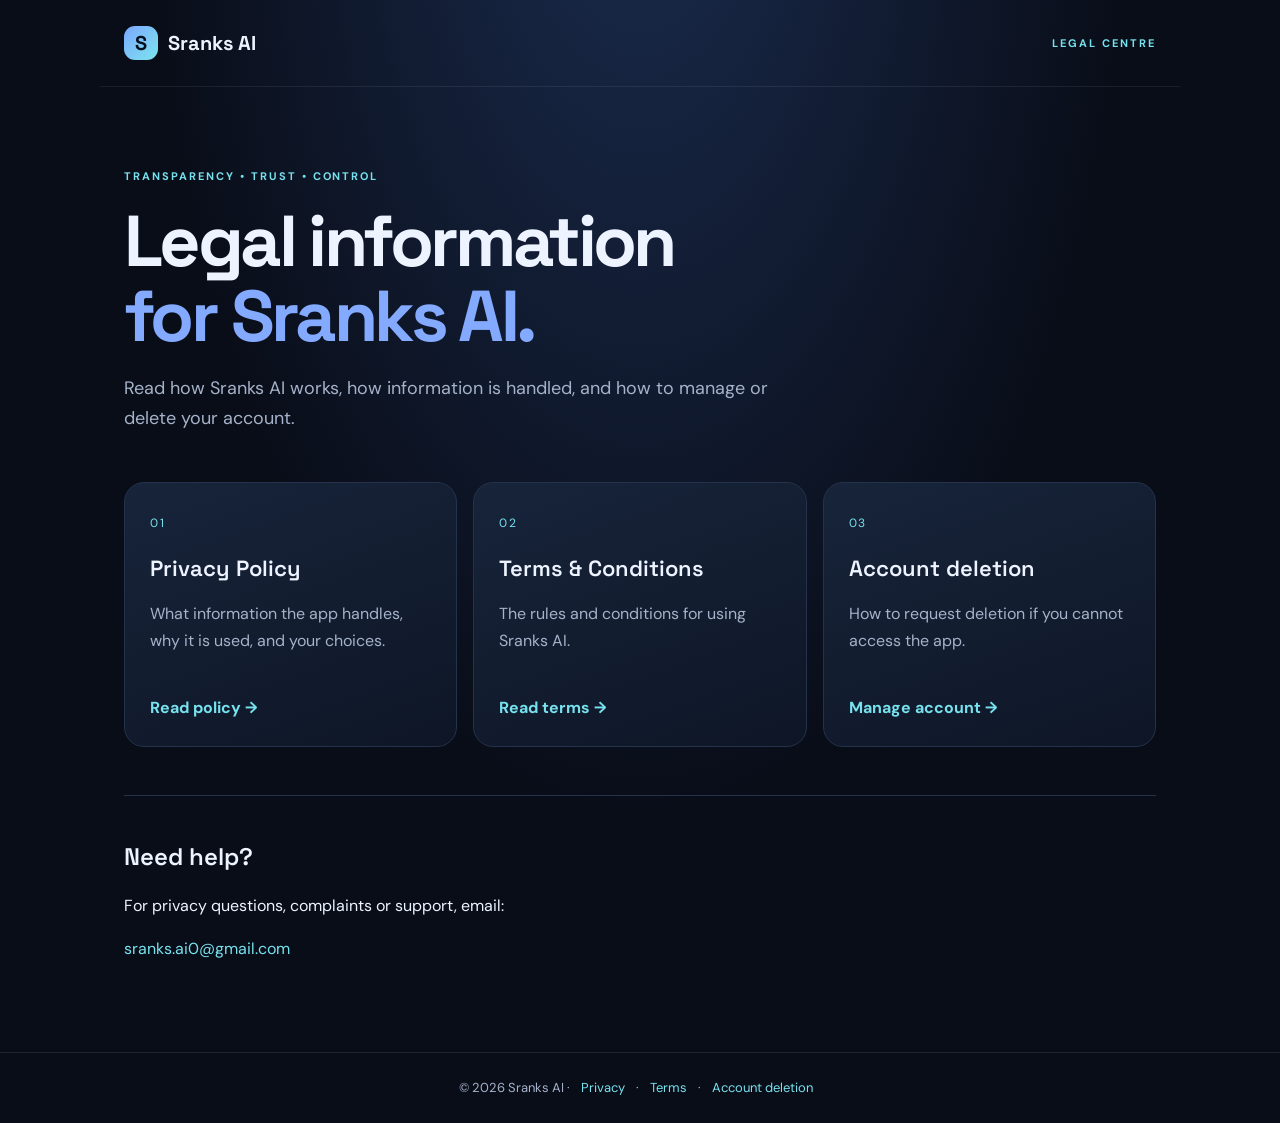
<file: index.html>
<!doctype html>
<html lang="en">
<head>
  <meta charset="utf-8">
  <meta name="viewport" content="width=device-width, initial-scale=1">
  <meta name="theme-color" content="#090d18">
  <meta name="description" content="Sranks AI legal information, privacy policy, terms and account deletion.">
  <title>Sranks AI — Legal</title>
  <link rel="stylesheet" href="style.css">
</head>

<body>
<header class="top">
  <a class="brand" href="index.html">
    <span class="logo">S</span> Sranks AI
  </a>
  <span class="tag">LEGAL CENTRE</span>
</header>

<main class="hero">
  <p class="eyebrow">TRANSPARENCY • TRUST • CONTROL</p>

  <h1>
    Legal information<br>
    <span>for Sranks AI.</span>
  </h1>

  <p class="intro">
    Read how Sranks AI works, how information is handled,
    and how to manage or delete your account.
  </p>

  <section class="cards">
    <a class="card" href="privacy.html">
      <span class="number">01</span>
      <h2>Privacy Policy</h2>
      <p>What information the app handles, why it is used, and your choices.</p>
      <b>Read policy →</b>
    </a>

    <a class="card" href="terms.html">
      <span class="number">02</span>
      <h2>Terms &amp; Conditions</h2>
      <p>The rules and conditions for using Sranks AI.</p>
      <b>Read terms →</b>
    </a>

    <a class="card" href="deletion.html">
      <span class="number">03</span>
      <h2>Account deletion</h2>
      <p>How to request deletion if you cannot access the app.</p>
      <b>Manage account →</b>
    </a>
  </section>

  <section class="contact">
    <h2>Need help?</h2>
    <p>For privacy questions, complaints or support, email:</p>
    <a href="mailto:sranks.ai0@gmail.com">sranks.ai0@gmail.com</a>
  </section>


</main>

<footer>
  © 2026 Sranks AI ·
  <a href="privacy.html">Privacy</a> ·
  <a href="terms.html">Terms</a> ·
  <a href="deletion.html">Account deletion</a>
</footer>

</body>
</html>
</file>
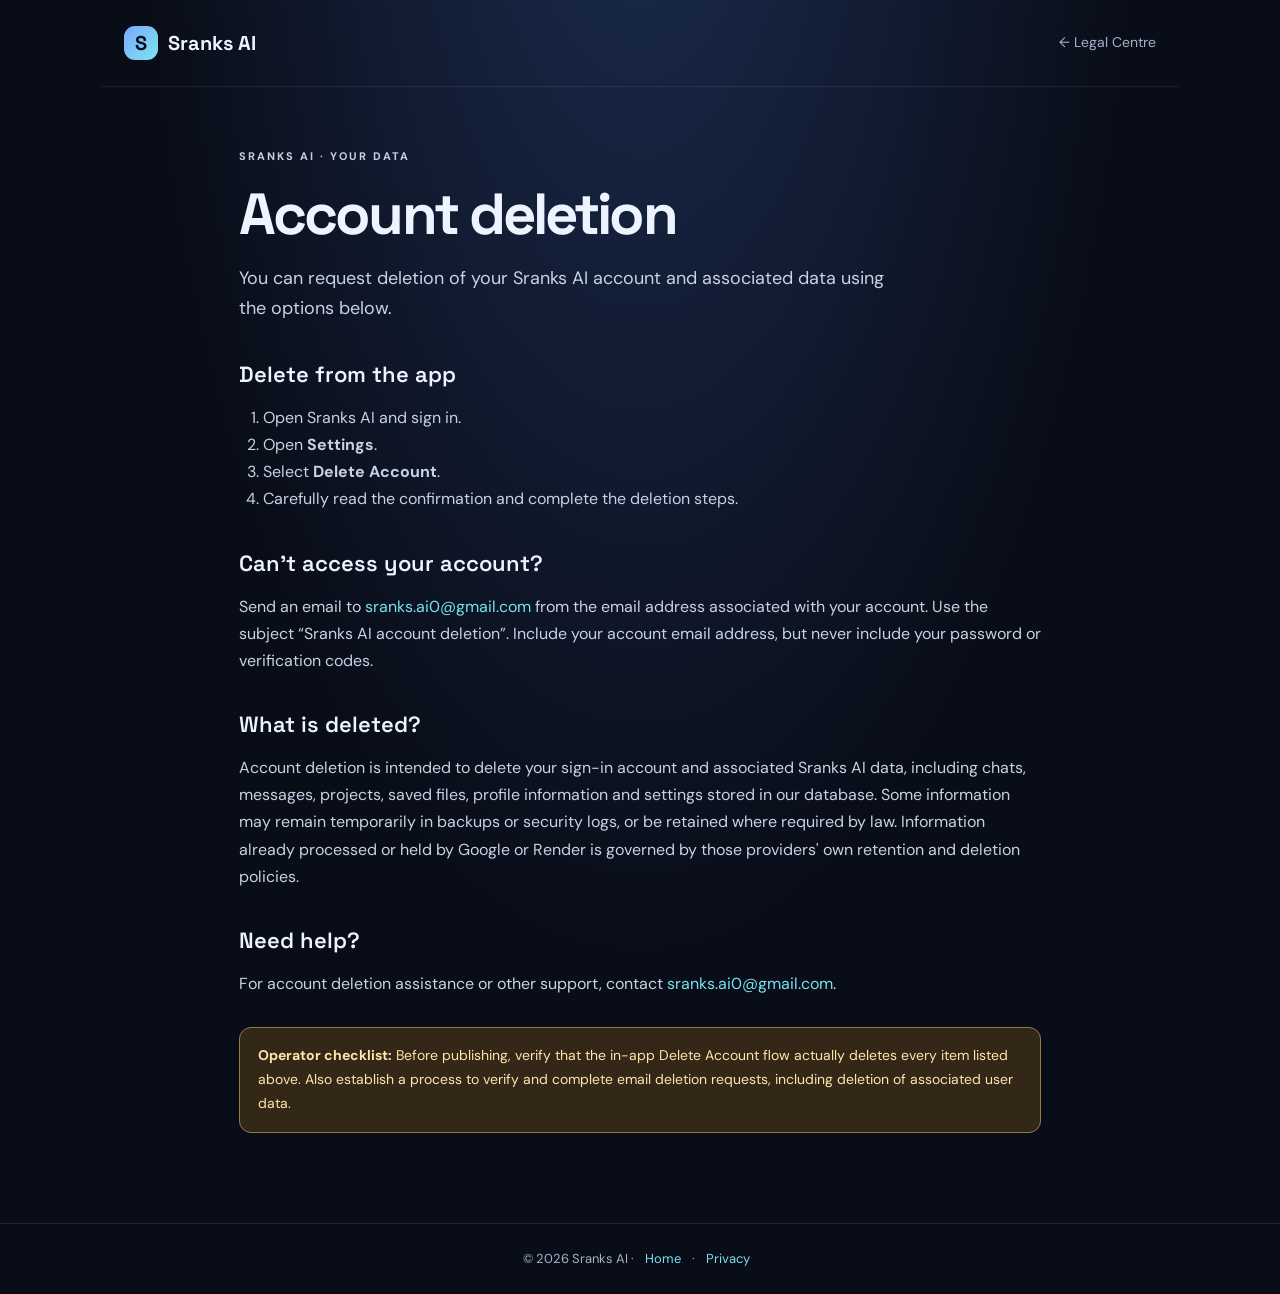
<file: deletion.html>
<!doctype html>
<html lang="en">
<head>
  <meta charset="utf-8">
  <meta name="viewport" content="width=device-width, initial-scale=1">
  <meta name="theme-color" content="#090d18">
  <title>Account deletion — Sranks AI</title>
  <link rel="stylesheet" href="style.css">
</head>

<body>
  <header class="top">
    <a class="brand" href="index.html">
      <span class="logo">S</span> Sranks AI
    </a>
    <a class="back" href="index.html">← Legal Centre</a>
  </header>

  <main class="doc">
    <p class="eyebrow">SRANKS AI · YOUR DATA</p>
    <h1>Account deletion</h1>

    <p class="intro">
      You can request deletion of your Sranks AI account and associated data
      using the options below.
    </p>

    <h2>Delete from the app</h2>
    <ol>
      <li>Open Sranks AI and sign in.</li>
      <li>Open <b>Settings</b>.</li>
      <li>Select <b>Delete Account</b>.</li>
      <li>Carefully read the confirmation and complete the deletion steps.</li>
    </ol>

    <h2>Can't access your account?</h2>
    <p>
      Send an email to
      <a href="mailto:sranks.ai0@gmail.com?subject=Sranks%20AI%20account%20deletion">
        sranks.ai0@gmail.com
      </a>
      from the email address associated with your account.
      Use the subject “Sranks AI account deletion”.
      Include your account email address, but never include your password
      or verification codes.
    </p>

    <h2>What is deleted?</h2>
    <p>
      Account deletion is intended to delete your sign-in account and
      associated Sranks AI data, including chats, messages, projects,
      saved files, profile information and settings stored in our database.
      Some information may remain temporarily in backups or security logs,
      or be retained where required by law. Information already processed
      or held by Google or Render is governed by those providers' own
      retention and deletion policies.
    </p>

    <h2>Need help?</h2>
    <p>
      For account deletion assistance or other support, contact
      <a href="mailto:sranks.ai0@gmail.com">sranks.ai0@gmail.com</a>.
    </p>

    <div class="draft">
      <strong>Operator checklist:</strong>
      Before publishing, verify that the in-app Delete Account flow actually
      deletes every item listed above. Also establish a process to verify
      and complete email deletion requests, including deletion of associated
      user data.
    </div>
  </main>

  <footer>
    © 2026 Sranks AI ·
    <a href="index.html">Home</a> ·
    <a href="privacy.html">Privacy</a>
  </footer>
</body>
</html>
</file>
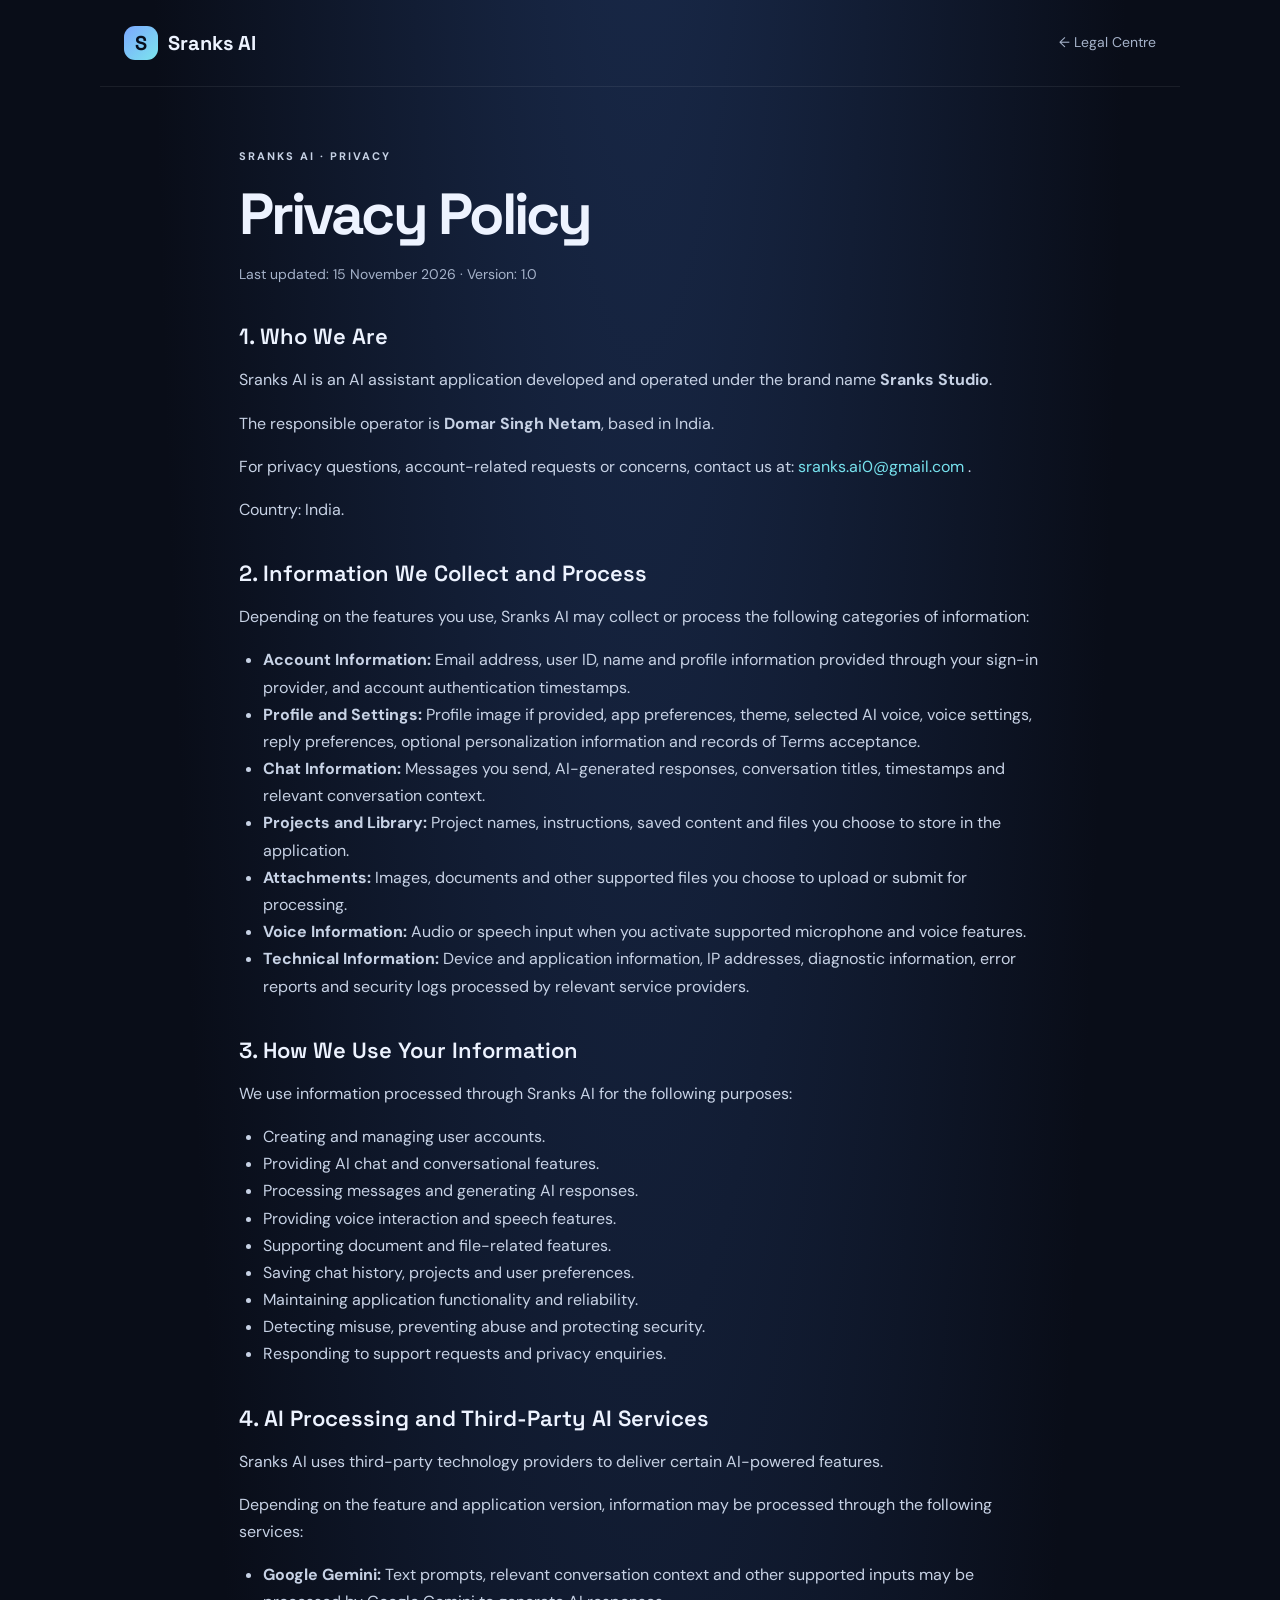
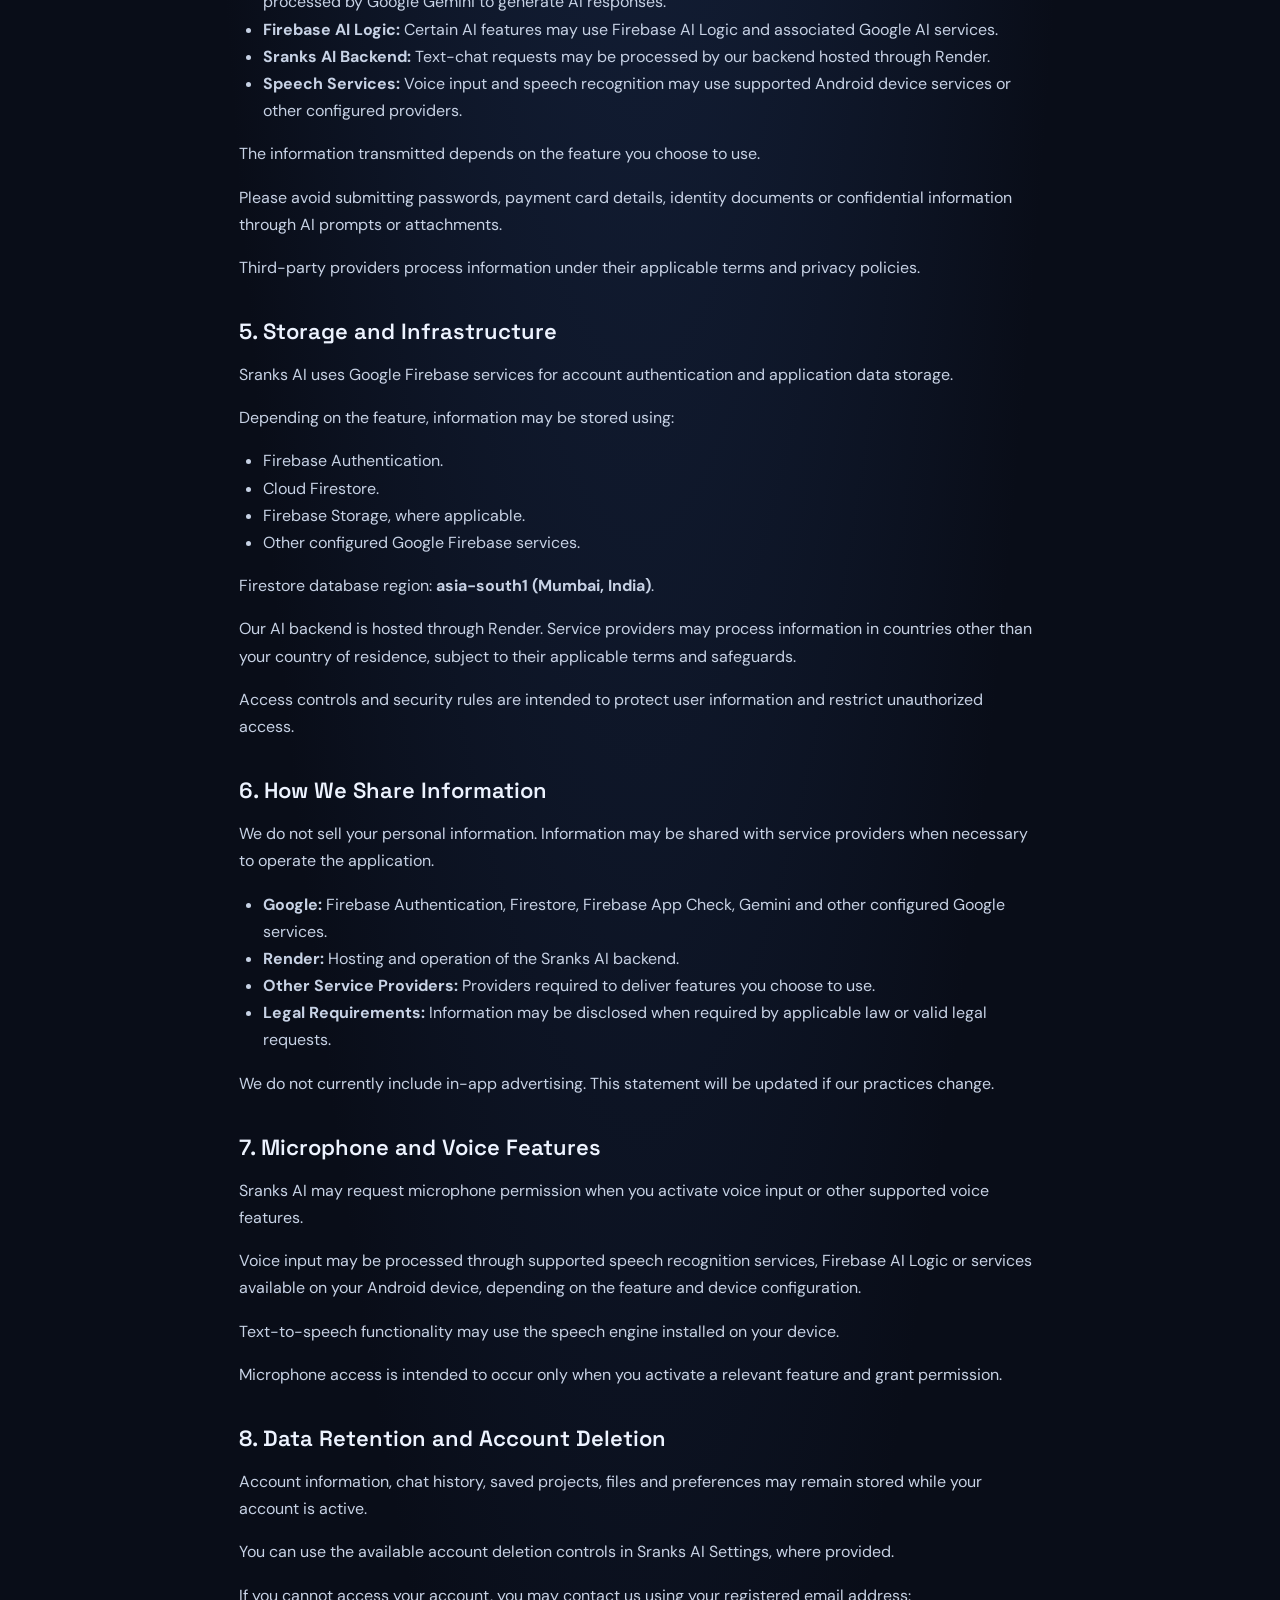
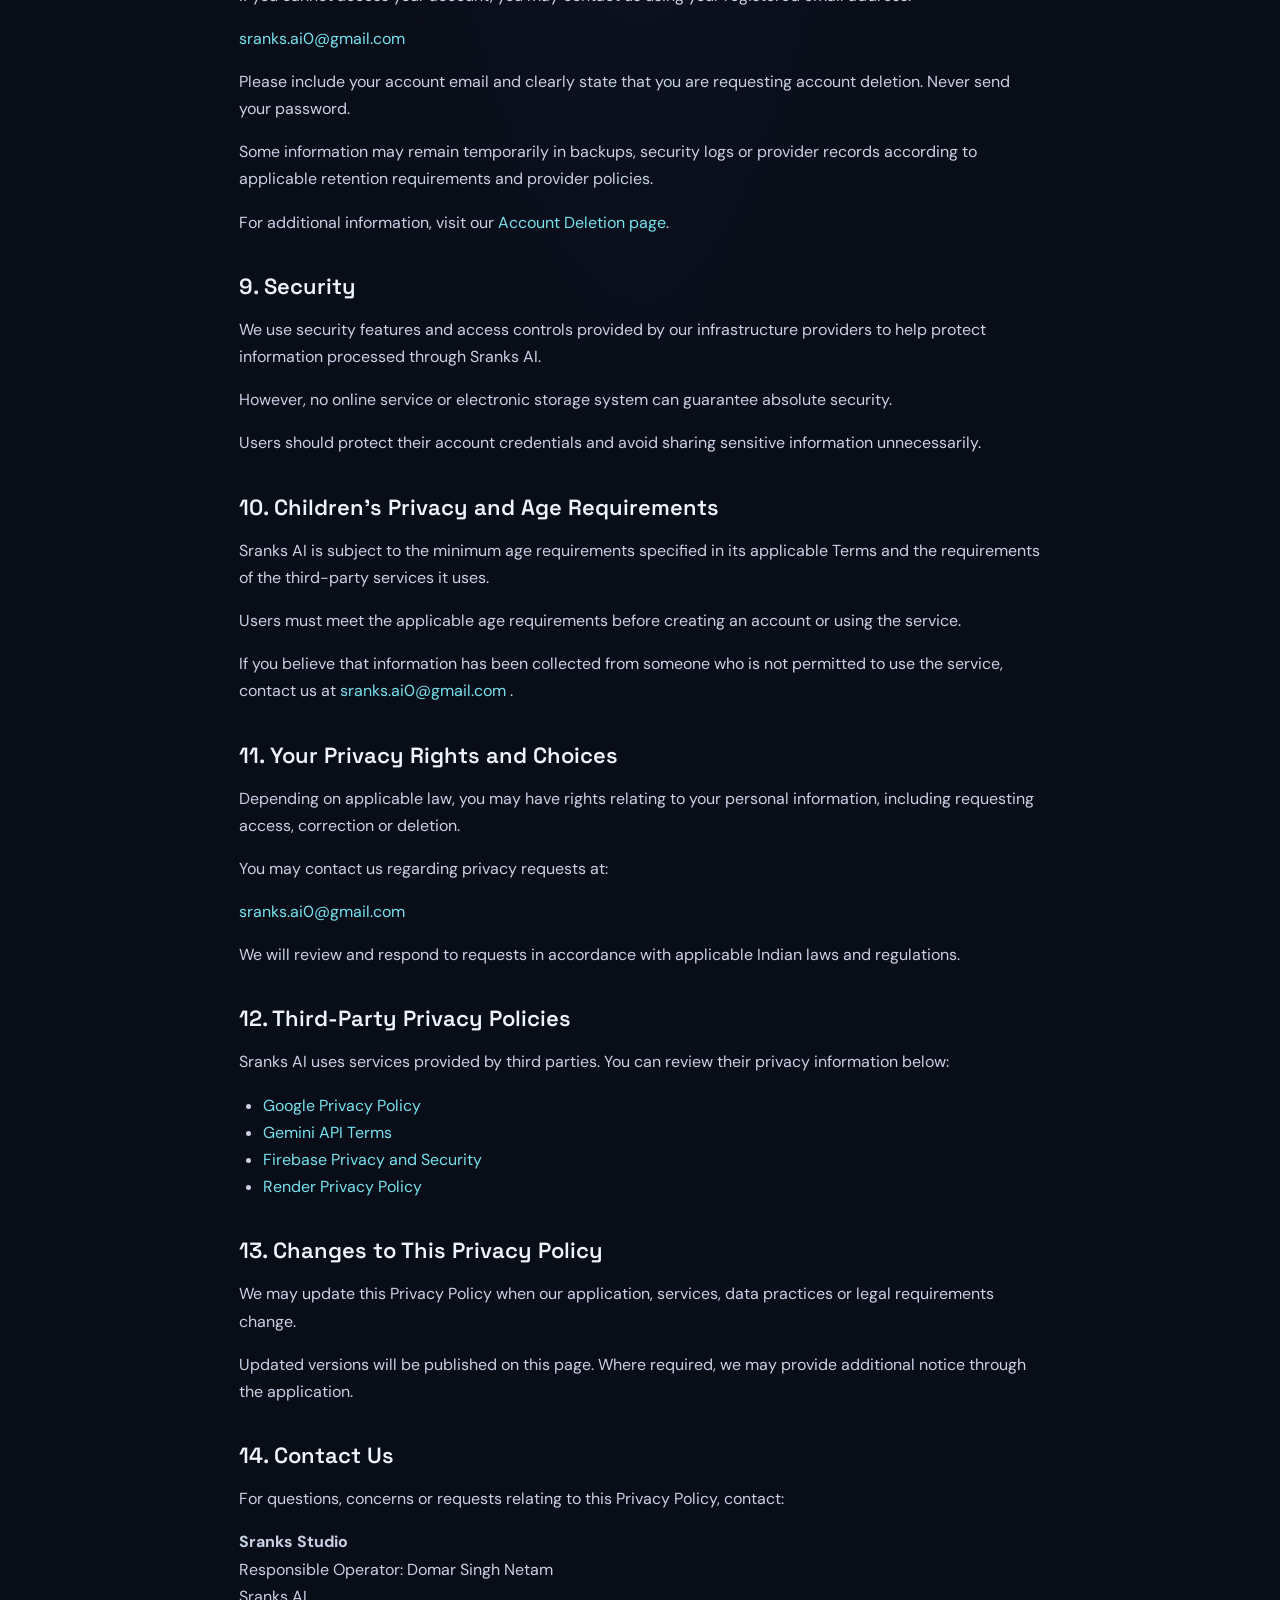
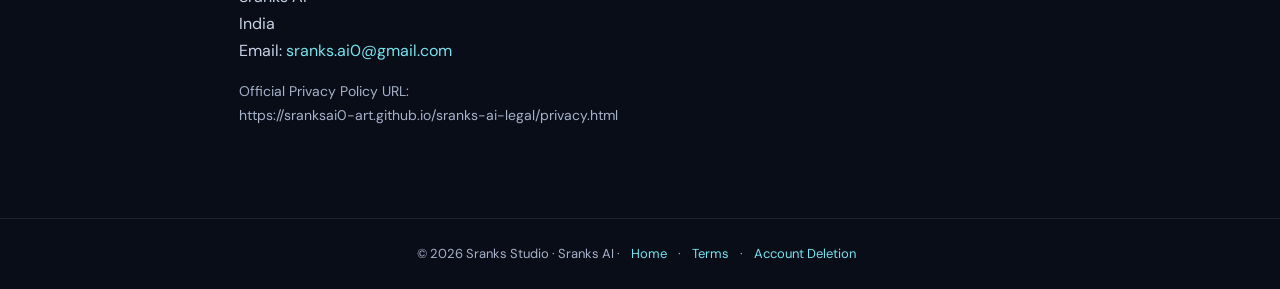
<file: privacy.html>
<!doctype html>
<html lang="en">

<head>
  <meta charset="utf-8">
  <meta name="viewport" content="width=device-width, initial-scale=1">
  <meta name="theme-color" content="#090d18">

  <meta name="description"
    content="Read the Sranks AI Privacy Policy to understand how Sranks Studio handles account information, chats, files, voice features and personal data.">

  <title>Privacy Policy — Sranks AI | Sranks Studio</title>

  <link rel="stylesheet" href="style.css">
</head>

<body>

<header class="top">
  <a class="brand" href="index.html">
    <span class="logo">S</span>
    Sranks AI
  </a>

  <a class="back" href="index.html">← Legal Centre</a>
</header>

<main class="doc">

  <p class="eyebrow">SRANKS AI · PRIVACY</p>

  <h1>Privacy Policy</h1>

  <p class="muted">
    Last updated: 15 November 2026 · Version: 1.0
  </p>

  <h2>1. Who We Are</h2>

  <p>
    Sranks AI is an AI assistant application developed and
    operated under the brand name <strong>Sranks Studio</strong>.
  </p>

  <p>
    The responsible operator is
    <strong>Domar Singh Netam</strong>, based in India.
  </p>

  <p>
    For privacy questions, account-related requests or concerns,
    contact us at:
    <a href="mailto:sranks.ai0@gmail.com">
      sranks.ai0@gmail.com
    </a>.
  </p>

  <p>Country: India.</p>


  <h2>2. Information We Collect and Process</h2>

  <p>
    Depending on the features you use, Sranks AI may collect
    or process the following categories of information:
  </p>

  <ul>

    <li>
      <b>Account Information:</b>
      Email address, user ID, name and profile information
      provided through your sign-in provider, and account
      authentication timestamps.
    </li>

    <li>
      <b>Profile and Settings:</b>
      Profile image if provided, app preferences, theme,
      selected AI voice, voice settings, reply preferences,
      optional personalization information and records
      of Terms acceptance.
    </li>

    <li>
      <b>Chat Information:</b>
      Messages you send, AI-generated responses, conversation
      titles, timestamps and relevant conversation context.
    </li>

    <li>
      <b>Projects and Library:</b>
      Project names, instructions, saved content and files
      you choose to store in the application.
    </li>

    <li>
      <b>Attachments:</b>
      Images, documents and other supported files you choose
      to upload or submit for processing.
    </li>

    <li>
      <b>Voice Information:</b>
      Audio or speech input when you activate supported
      microphone and voice features.
    </li>

    <li>
      <b>Technical Information:</b>
      Device and application information, IP addresses,
      diagnostic information, error reports and security
      logs processed by relevant service providers.
    </li>

  </ul>


  <h2>3. How We Use Your Information</h2>

  <p>
    We use information processed through Sranks AI for
    the following purposes:
  </p>

  <ul>
    <li>Creating and managing user accounts.</li>
    <li>Providing AI chat and conversational features.</li>
    <li>Processing messages and generating AI responses.</li>
    <li>Providing voice interaction and speech features.</li>
    <li>Supporting document and file-related features.</li>
    <li>Saving chat history, projects and user preferences.</li>
    <li>Maintaining application functionality and reliability.</li>
    <li>Detecting misuse, preventing abuse and protecting security.</li>
    <li>Responding to support requests and privacy enquiries.</li>
  </ul>


  <h2>4. AI Processing and Third-Party AI Services</h2>

  <p>
    Sranks AI uses third-party technology providers to
    deliver certain AI-powered features.
  </p>

  <p>
    Depending on the feature and application version,
    information may be processed through the following services:
  </p>

  <ul>

    <li>
      <b>Google Gemini:</b>
      Text prompts, relevant conversation context and other
      supported inputs may be processed by Google Gemini
      to generate AI responses.
    </li>

    <li>
      <b>Firebase AI Logic:</b>
      Certain AI features may use Firebase AI Logic
      and associated Google AI services.
    </li>

    <li>
      <b>Sranks AI Backend:</b>
      Text-chat requests may be processed by our backend
      hosted through Render.
    </li>

    <li>
      <b>Speech Services:</b>
      Voice input and speech recognition may use supported
      Android device services or other configured providers.
    </li>

  </ul>

  <p>
    The information transmitted depends on the feature
    you choose to use.
  </p>

  <p>
    Please avoid submitting passwords, payment card details,
    identity documents or confidential information through
    AI prompts or attachments.
  </p>

  <p>
    Third-party providers process information under their
    applicable terms and privacy policies.
  </p>


  <h2>5. Storage and Infrastructure</h2>

  <p>
    Sranks AI uses Google Firebase services for account
    authentication and application data storage.
  </p>

  <p>
    Depending on the feature, information may be stored
    using:
  </p>

  <ul>
    <li>Firebase Authentication.</li>
    <li>Cloud Firestore.</li>
    <li>Firebase Storage, where applicable.</li>
    <li>Other configured Google Firebase services.</li>
  </ul>

  <p>
    Firestore database region:
    <strong>asia-south1 (Mumbai, India)</strong>.
  </p>

  <p>
    Our AI backend is hosted through Render.
    Service providers may process information in countries
    other than your country of residence, subject to their
    applicable terms and safeguards.
  </p>

  <p>
    Access controls and security rules are intended to
    protect user information and restrict unauthorized access.
  </p>


  <h2>6. How We Share Information</h2>

  <p>
    We do not sell your personal information.
    Information may be shared with service providers
    when necessary to operate the application.
  </p>

  <ul>

    <li>
      <b>Google:</b>
      Firebase Authentication, Firestore, Firebase App Check,
      Gemini and other configured Google services.
    </li>

    <li>
      <b>Render:</b>
      Hosting and operation of the Sranks AI backend.
    </li>

    <li>
      <b>Other Service Providers:</b>
      Providers required to deliver features you choose
      to use.
    </li>

    <li>
      <b>Legal Requirements:</b>
      Information may be disclosed when required by
      applicable law or valid legal requests.
    </li>

  </ul>

  <p>
    We do not currently include in-app advertising.
    This statement will be updated if our practices change.
  </p>


  <h2>7. Microphone and Voice Features</h2>

  <p>
    Sranks AI may request microphone permission when you
    activate voice input or other supported voice features.
  </p>

  <p>
    Voice input may be processed through supported speech
    recognition services, Firebase AI Logic or services
    available on your Android device, depending on the
    feature and device configuration.
  </p>

  <p>
    Text-to-speech functionality may use the speech engine
    installed on your device.
  </p>

  <p>
    Microphone access is intended to occur only when you
    activate a relevant feature and grant permission.
  </p>


  <h2>8. Data Retention and Account Deletion</h2>

  <p>
    Account information, chat history, saved projects,
    files and preferences may remain stored while your
    account is active.
  </p>

  <p>
    You can use the available account deletion controls
    in Sranks AI Settings, where provided.
  </p>

  <p>
    If you cannot access your account, you may contact us
    using your registered email address:
  </p>

  <p>
    <a href="mailto:sranks.ai0@gmail.com?subject=Sranks%20AI%20Account%20Deletion">
      sranks.ai0@gmail.com
    </a>
  </p>

  <p>
    Please include your account email and clearly state
    that you are requesting account deletion.
    Never send your password.
  </p>

  <p>
    Some information may remain temporarily in backups,
    security logs or provider records according to
    applicable retention requirements and provider policies.
  </p>

  <p>
    For additional information, visit our
    <a href="deletion.html">Account Deletion page</a>.
  </p>


  <h2>9. Security</h2>

  <p>
    We use security features and access controls provided
    by our infrastructure providers to help protect
    information processed through Sranks AI.
  </p>

  <p>
    However, no online service or electronic storage
    system can guarantee absolute security.
  </p>

  <p>
    Users should protect their account credentials
    and avoid sharing sensitive information unnecessarily.
  </p>


  <h2>10. Children's Privacy and Age Requirements</h2>

  <p>
    Sranks AI is subject to the minimum age requirements
    specified in its applicable Terms and the requirements
    of the third-party services it uses.
  </p>

  <p>
    Users must meet the applicable age requirements
    before creating an account or using the service.
  </p>

  <p>
    If you believe that information has been collected
    from someone who is not permitted to use the service,
    contact us at
    <a href="mailto:sranks.ai0@gmail.com">
      sranks.ai0@gmail.com
    </a>.
  </p>


  <h2>11. Your Privacy Rights and Choices</h2>

  <p>
    Depending on applicable law, you may have rights
    relating to your personal information, including
    requesting access, correction or deletion.
  </p>

  <p>
    You may contact us regarding privacy requests at:
  </p>

  <p>
    <a href="mailto:sranks.ai0@gmail.com">
      sranks.ai0@gmail.com
    </a>
  </p>

  <p>
    We will review and respond to requests in accordance
    with applicable Indian laws and regulations.
  </p>


  <h2>12. Third-Party Privacy Policies</h2>

  <p>
    Sranks AI uses services provided by third parties.
    You can review their privacy information below:
  </p>

  <ul>

    <li>
      <a href="https://policies.google.com/privacy"
         rel="noopener noreferrer">
        Google Privacy Policy
      </a>
    </li>

    <li>
      <a href="https://ai.google.dev/gemini-api/terms"
         rel="noopener noreferrer">
        Gemini API Terms
      </a>
    </li>

    <li>
      <a href="https://firebase.google.com/support/privacy"
         rel="noopener noreferrer">
        Firebase Privacy and Security
      </a>
    </li>

    <li>
      <a href="https://render.com/privacy"
         rel="noopener noreferrer">
        Render Privacy Policy
      </a>
    </li>

  </ul>


  <h2>13. Changes to This Privacy Policy</h2>

  <p>
    We may update this Privacy Policy when our application,
    services, data practices or legal requirements change.
  </p>

  <p>
    Updated versions will be published on this page.
    Where required, we may provide additional notice
    through the application.
  </p>


  <h2>14. Contact Us</h2>

  <p>
    For questions, concerns or requests relating to
    this Privacy Policy, contact:
  </p>

  <p>
    <strong>Sranks Studio</strong><br>
    Responsible Operator: Domar Singh Netam<br>
    Sranks AI<br>
    India<br>
    Email:
    <a href="mailto:sranks.ai0@gmail.com">
      sranks.ai0@gmail.com
    </a>
  </p>

  <p class="muted">
    Official Privacy Policy URL:<br>
    https://sranksai0-art.github.io/sranks-ai-legal/privacy.html
  </p>

</main>


<footer>
  © 2026 Sranks Studio · Sranks AI ·

  <a href="index.html">Home</a> ·

  <a href="terms.html">Terms</a> ·

  <a href="deletion.html">Account Deletion</a>
</footer>

</body>
</html>
</file>
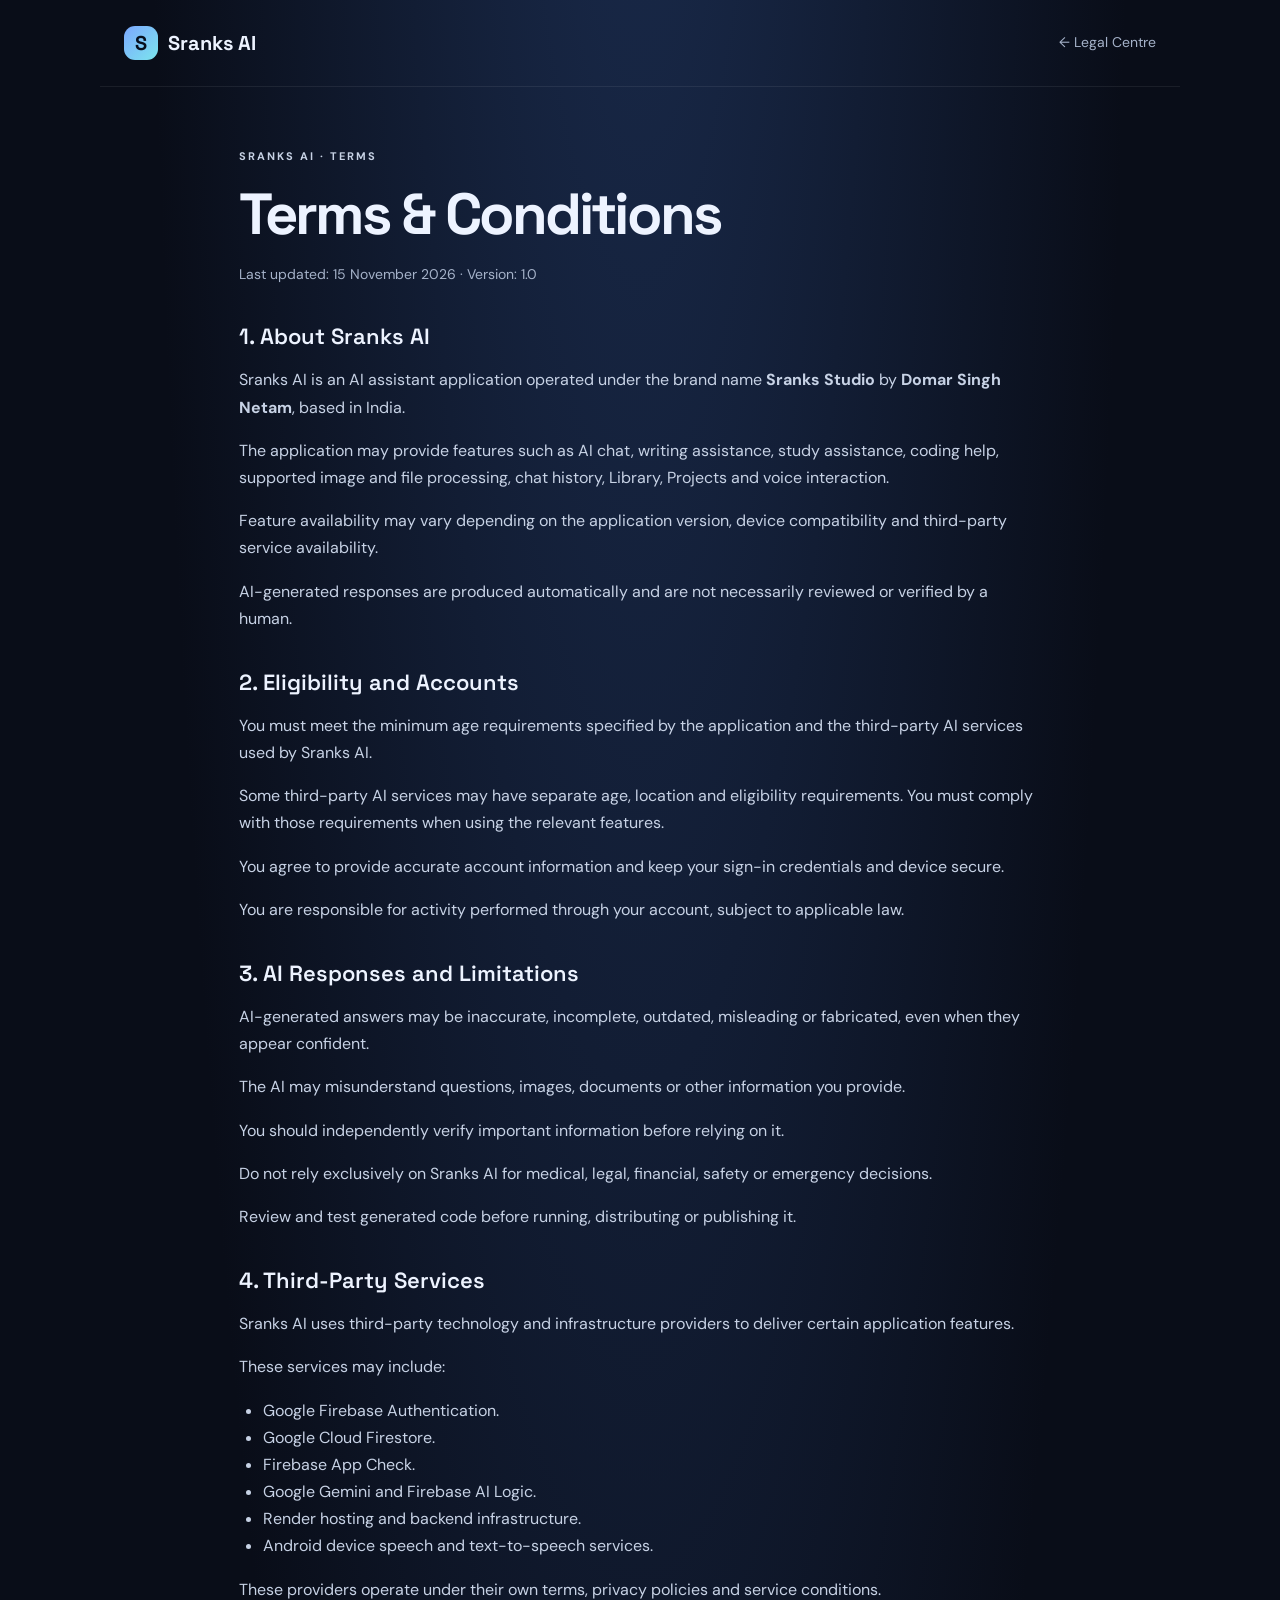
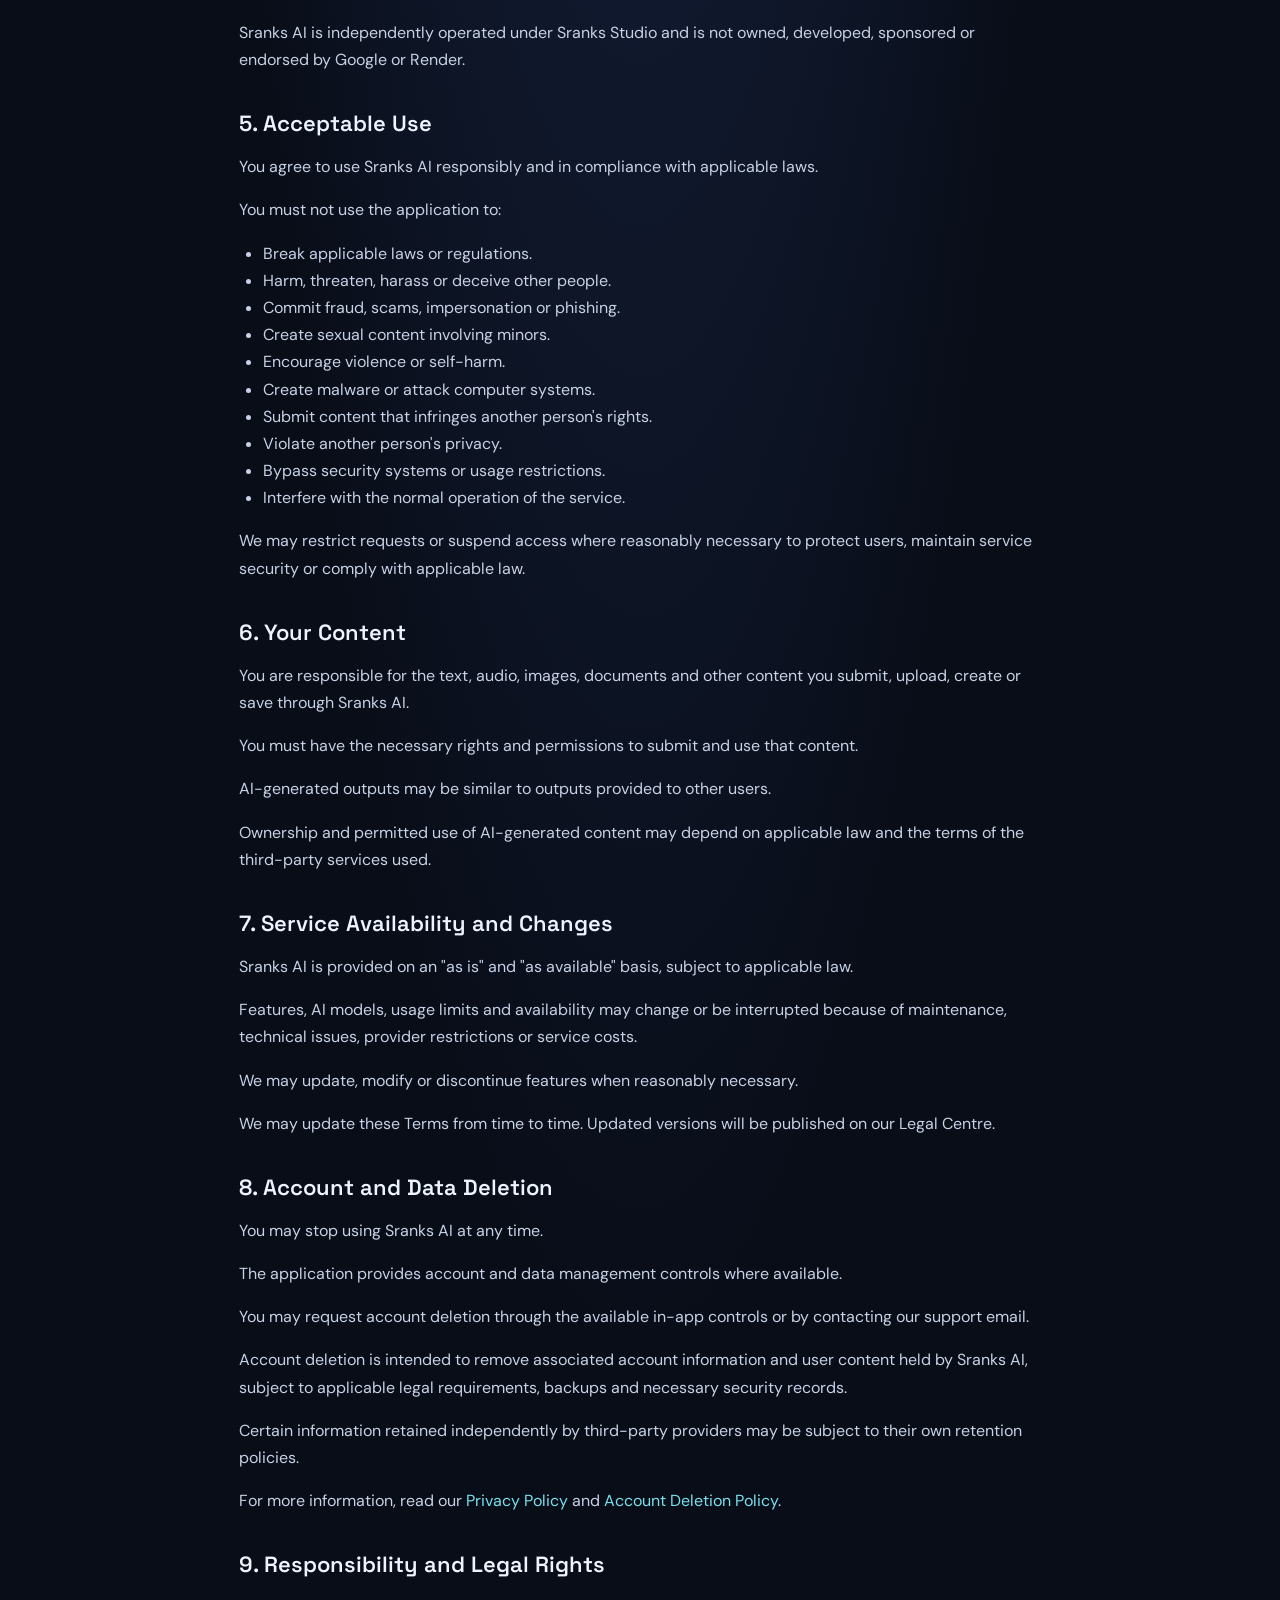
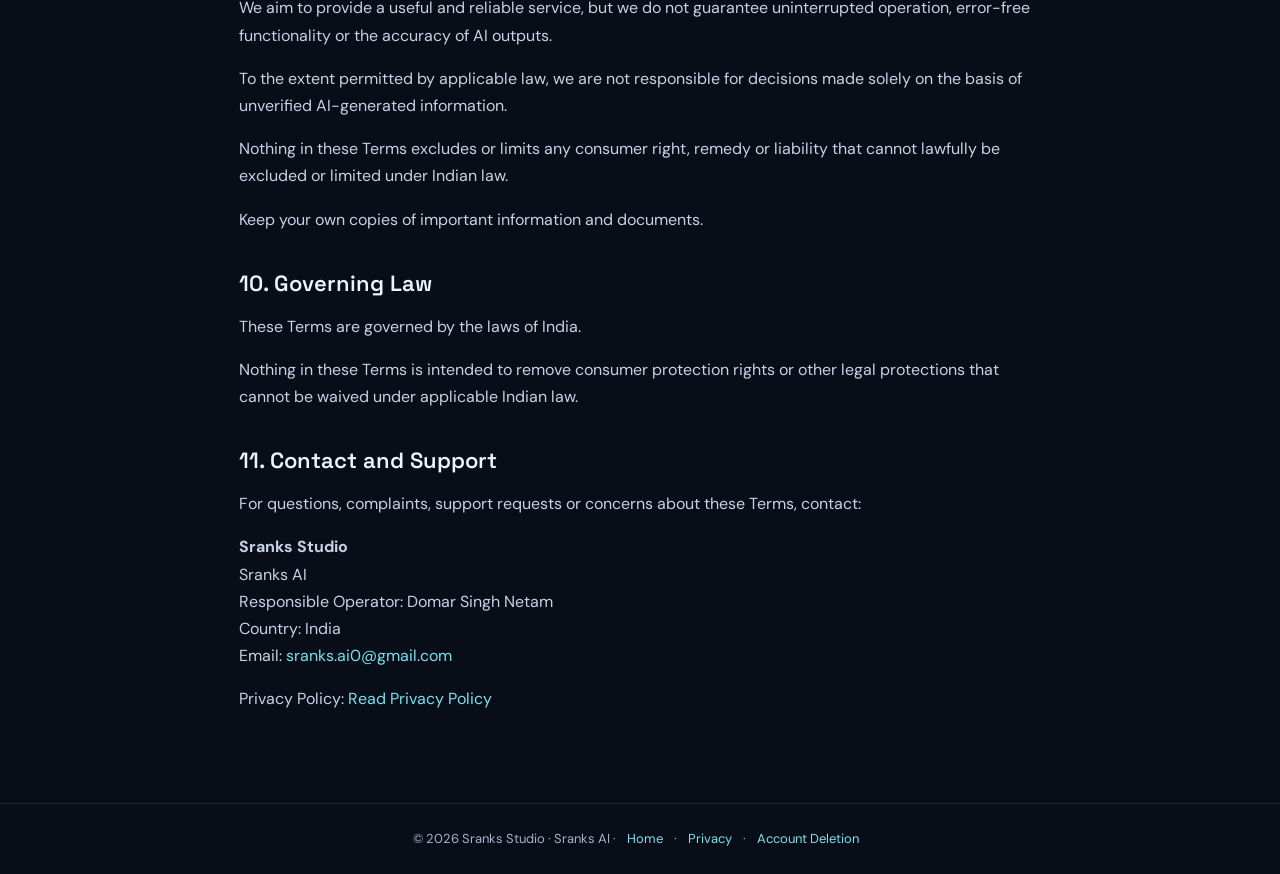
<file: terms.html>
<!doctype html>
<html lang="en">

<head>
  <meta charset="utf-8">
  <meta name="viewport" content="width=device-width, initial-scale=1">
  <meta name="theme-color" content="#090d18">

  <meta name="description"
    content="Read the Terms and Conditions for Sranks AI, developed under Sranks Studio.">

  <title>Terms &amp; Conditions — Sranks AI | Sranks Studio</title>

  <link rel="stylesheet" href="style.css">
</head>

<body>

<header class="top">
  <a class="brand" href="index.html">
    <span class="logo">S</span>
    Sranks AI
  </a>

  <a class="back" href="index.html">← Legal Centre</a>
</header>

<main class="doc">

  <p class="eyebrow">SRANKS AI · TERMS</p>

  <h1>Terms &amp; Conditions</h1>

  <p class="muted">
    Last updated: 15 November 2026 · Version: 1.0
  </p>

  <h2>1. About Sranks AI</h2>

  <p>
    Sranks AI is an AI assistant application operated under
    the brand name <strong>Sranks Studio</strong> by
    <strong>Domar Singh Netam</strong>, based in India.
  </p>

  <p>
    The application may provide features such as AI chat,
    writing assistance, study assistance, coding help,
    supported image and file processing, chat history,
    Library, Projects and voice interaction.
  </p>

  <p>
    Feature availability may vary depending on the application
    version, device compatibility and third-party service
    availability.
  </p>

  <p>
    AI-generated responses are produced automatically and
    are not necessarily reviewed or verified by a human.
  </p>


  <h2>2. Eligibility and Accounts</h2>

  <p>
    You must meet the minimum age requirements specified
    by the application and the third-party AI services
    used by Sranks AI.
  </p>

  <p>
    Some third-party AI services may have separate age,
    location and eligibility requirements. You must comply
    with those requirements when using the relevant features.
  </p>

  <p>
    You agree to provide accurate account information
    and keep your sign-in credentials and device secure.
  </p>

  <p>
    You are responsible for activity performed through
    your account, subject to applicable law.
  </p>


  <h2>3. AI Responses and Limitations</h2>

  <p>
    AI-generated answers may be inaccurate, incomplete,
    outdated, misleading or fabricated, even when they
    appear confident.
  </p>

  <p>
    The AI may misunderstand questions, images, documents
    or other information you provide.
  </p>

  <p>
    You should independently verify important information
    before relying on it.
  </p>

  <p>
    Do not rely exclusively on Sranks AI for medical,
    legal, financial, safety or emergency decisions.
  </p>

  <p>
    Review and test generated code before running,
    distributing or publishing it.
  </p>


  <h2>4. Third-Party Services</h2>

  <p>
    Sranks AI uses third-party technology and infrastructure
    providers to deliver certain application features.
  </p>

  <p>These services may include:</p>

  <ul>

    <li>Google Firebase Authentication.</li>

    <li>Google Cloud Firestore.</li>

    <li>Firebase App Check.</li>

    <li>Google Gemini and Firebase AI Logic.</li>

    <li>Render hosting and backend infrastructure.</li>

    <li>Android device speech and text-to-speech services.</li>

  </ul>

  <p>
    These providers operate under their own terms,
    privacy policies and service conditions.
  </p>

  <p>
    Sranks AI is independently operated under Sranks Studio
    and is not owned, developed, sponsored or endorsed
    by Google or Render.
  </p>


  <h2>5. Acceptable Use</h2>

  <p>
    You agree to use Sranks AI responsibly and in compliance
    with applicable laws.
  </p>

  <p>You must not use the application to:</p>

  <ul>

    <li>Break applicable laws or regulations.</li>

    <li>Harm, threaten, harass or deceive other people.</li>

    <li>Commit fraud, scams, impersonation or phishing.</li>

    <li>Create sexual content involving minors.</li>

    <li>Encourage violence or self-harm.</li>

    <li>Create malware or attack computer systems.</li>

    <li>Submit content that infringes another person's rights.</li>

    <li>Violate another person's privacy.</li>

    <li>Bypass security systems or usage restrictions.</li>

    <li>Interfere with the normal operation of the service.</li>

  </ul>

  <p>
    We may restrict requests or suspend access where
    reasonably necessary to protect users, maintain
    service security or comply with applicable law.
  </p>


  <h2>6. Your Content</h2>

  <p>
    You are responsible for the text, audio, images,
    documents and other content you submit, upload,
    create or save through Sranks AI.
  </p>

  <p>
    You must have the necessary rights and permissions
    to submit and use that content.
  </p>

  <p>
    AI-generated outputs may be similar to outputs
    provided to other users.
  </p>

  <p>
    Ownership and permitted use of AI-generated content
    may depend on applicable law and the terms of
    the third-party services used.
  </p>


  <h2>7. Service Availability and Changes</h2>

  <p>
    Sranks AI is provided on an "as is" and
    "as available" basis, subject to applicable law.
  </p>

  <p>
    Features, AI models, usage limits and availability
    may change or be interrupted because of maintenance,
    technical issues, provider restrictions or service costs.
  </p>

  <p>
    We may update, modify or discontinue features
    when reasonably necessary.
  </p>

  <p>
    We may update these Terms from time to time.
    Updated versions will be published on our Legal Centre.
  </p>


  <h2>8. Account and Data Deletion</h2>

  <p>
    You may stop using Sranks AI at any time.
  </p>

  <p>
    The application provides account and data management
    controls where available.
  </p>

  <p>
    You may request account deletion through the available
    in-app controls or by contacting our support email.
  </p>

  <p>
    Account deletion is intended to remove associated
    account information and user content held by Sranks AI,
    subject to applicable legal requirements, backups
    and necessary security records.
  </p>

  <p>
    Certain information retained independently by
    third-party providers may be subject to their
    own retention policies.
  </p>

  <p>
    For more information, read our
    <a href="privacy.html">Privacy Policy</a>
    and
    <a href="deletion.html">Account Deletion Policy</a>.
  </p>


  <h2>9. Responsibility and Legal Rights</h2>

  <p>
    We aim to provide a useful and reliable service,
    but we do not guarantee uninterrupted operation,
    error-free functionality or the accuracy of AI outputs.
  </p>

  <p>
    To the extent permitted by applicable law,
    we are not responsible for decisions made solely
    on the basis of unverified AI-generated information.
  </p>

  <p>
    Nothing in these Terms excludes or limits any
    consumer right, remedy or liability that cannot
    lawfully be excluded or limited under Indian law.
  </p>

  <p>
    Keep your own copies of important information
    and documents.
  </p>


  <h2>10. Governing Law</h2>

  <p>
    These Terms are governed by the laws of India.
  </p>

  <p>
    Nothing in these Terms is intended to remove
    consumer protection rights or other legal protections
    that cannot be waived under applicable Indian law.
  </p>


  <h2>11. Contact and Support</h2>

  <p>
    For questions, complaints, support requests
    or concerns about these Terms, contact:
  </p>

  <p>
    <strong>Sranks Studio</strong><br>
    Sranks AI<br>
    Responsible Operator: Domar Singh Netam<br>
    Country: India<br>
    Email:
    <a href="mailto:sranks.ai0@gmail.com">
      sranks.ai0@gmail.com
    </a>
  </p>

  <p>
    Privacy Policy:
    <a href="privacy.html">Read Privacy Policy</a>
  </p>

</main>


<footer>
  © 2026 Sranks Studio · Sranks AI ·

  <a href="index.html">Home</a> ·

  <a href="privacy.html">Privacy</a> ·

  <a href="deletion.html">Account Deletion</a>
</footer>

</body>
</html>
</file>
<file: style.css>
@import url('https://fonts.googleapis.com/css2?family=DM+Sans:wght@400;500;600;700&family=Space+Grotesk:wght@500;600;700&display=swap');
:root{color-scheme:dark;--bg:#090d18;--panel:#111a2b;--line:#24324b;--text:#edf3ff;--muted:#a5b2c9;--blue:#83aaff;--cyan:#77e2ee}
*{box-sizing:border-box}body{margin:0;background:radial-gradient(ellipse at 50% -20%,#1b2d50 0,transparent 55%),var(--bg);color:var(--text);font:16px/1.7 'DM Sans',sans-serif}
a{color:var(--cyan);text-decoration:none}a:hover{text-decoration:underline}.top{max-width:1080px;margin:auto;padding:26px 24px;display:flex;justify-content:space-between;align-items:center;border-bottom:1px solid #ffffff12}.brand{font:700 20px 'Space Grotesk';color:var(--text);display:flex;align-items:center;gap:10px}.logo{width:34px;height:34px;border-radius:11px;display:grid;place-items:center;background:linear-gradient(135deg,#7ca8ff,#7be5ed);color:#07101e}.tag,.eyebrow{letter-spacing:.18em;font-size:11px;font-weight:700;color:var(--cyan)}.back{font-size:14px;color:var(--muted)}.hero{max-width:1080px;margin:80px auto 90px;padding:0 24px}.hero h1,.doc h1{font:700 clamp(42px,7vw,72px)/1.05 'Space Grotesk';letter-spacing:-.05em;margin:18px 0}.hero h1 span{color:var(--blue)}.intro{max-width:650px;color:var(--muted);font-size:18px}.cards{display:grid;grid-template-columns:repeat(3,1fr);gap:16px;margin:48px 0}.card{padding:25px;border:1px solid var(--line);border-radius:20px;background:linear-gradient(160deg,#17243a,#0e1626);color:var(--text);transition:transform .2s,border-color .2s}.card:hover{transform:translateY(-4px);border-color:#6e9dff}.number{font-size:12px;color:var(--cyan);letter-spacing:.15em}.card h2{font:600 22px 'Space Grotesk'}.card p{color:var(--muted);min-height:78px}.card b{color:var(--cyan)}.contact{border-top:1px solid var(--line);padding-top:25px}.contact h2{font:600 24px 'Space Grotesk'}.notice,.draft{padding:16px 18px;border:1px solid #9b793c;background:#332817;color:#ffe4ae;border-radius:12px;margin-top:30px;font-size:14px}.doc{max-width:850px;margin:60px auto 90px;padding:0 24px}.doc h1{font-size:clamp(40px,6vw,58px)}.doc h2{font:600 22px 'Space Grotesk';margin:36px 0 8px}.doc p,.doc li{color:#c7d2e5}.doc ul,.doc ol{padding-left:24px}.muted{color:var(--muted)!important;font-size:14px}footer{border-top:1px solid #ffffff18;text-align:center;padding:24px;color:var(--muted);font-size:13px}footer a{margin:0 8px}@media(max-width:760px){.hero{margin-top:55px}.cards{grid-template-columns:1fr}.card p{min-height:0}.tag{display:none}.doc{margin-top:40px}}
</file>
